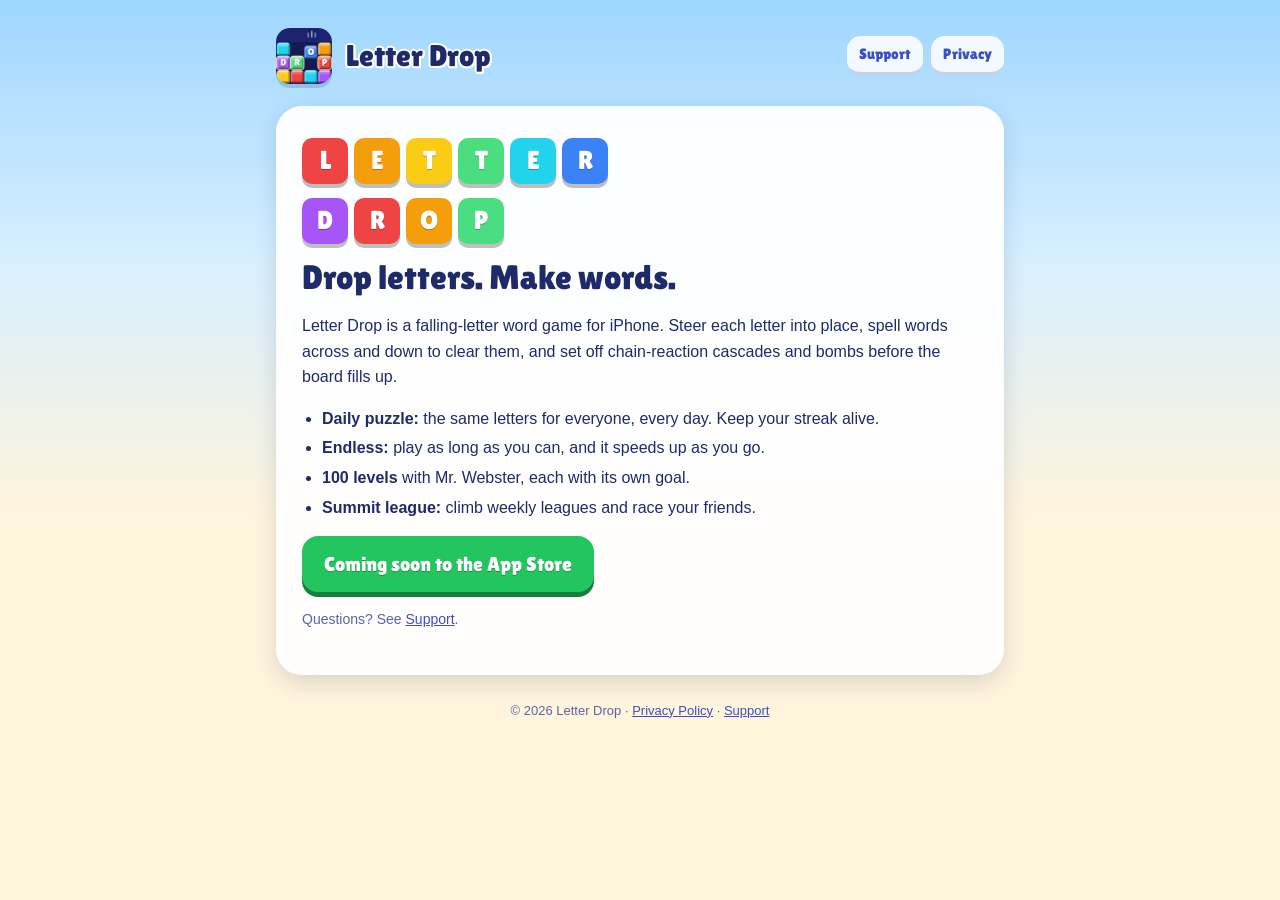
<file: index.html>
<!doctype html>
<html lang="en">
<head>
<meta charset="utf-8">
<meta name="viewport" content="width=device-width, initial-scale=1">
<title>Letter Drop</title>
<meta name="description" content="Letter Drop is a falling-letter word game. Drop letters, spell words across and down, and chain cascades.">
<link rel="icon" href="icon.png">
<link rel="stylesheet" href="style.css">
</head>
<body>
<div class="wrap">
  <header>
    <a href="./"><img src="icon.png" alt=""><span class="brand">Letter Drop</span></a>
    <nav><a href="support.html">Support</a><a href="privacy.html">Privacy</a></nav>
  </header>
  <main class="sheet">
    <div class="tiles" aria-hidden="true">
      <span style="background:#ef4444">L</span><span style="background:#f59e0b">E</span><span style="background:#facc15">T</span><span style="background:#4ade80">T</span><span style="background:#22d3ee">E</span><span style="background:#3b82f6">R</span>
    </div>
    <div class="tiles drop" aria-hidden="true">
      <span style="background:#a855f7">D</span><span style="background:#ef4444">R</span><span style="background:#f59e0b">O</span><span style="background:#4ade80">P</span>
    </div>
    <h1>Drop letters. Make words.</h1>
    <p>Letter Drop is a falling-letter word game for iPhone. Steer each letter into place, spell words across and down to clear them, and set off chain-reaction cascades and bombs before the board fills up.</p>
    <ul>
      <li><b>Daily puzzle:</b> the same letters for everyone, every day. Keep your streak alive.</li>
      <li><b>Endless:</b> play as long as you can, and it speeds up as you go.</li>
      <li><b>100 levels</b> with Mr. Webster, each with its own goal.</li>
      <li><b>Summit league:</b> climb weekly leagues and race your friends.</li>
    </ul>
    <p><span class="btn" aria-disabled="true">Coming soon to the App Store</span></p>
    <p class="muted">Questions? See <a href="support.html">Support</a>.</p>
  </main>
  <footer>© 2026 Letter Drop · <a href="privacy.html">Privacy Policy</a> · <a href="support.html">Support</a></footer>
</div>
</body>
</html>
</file>
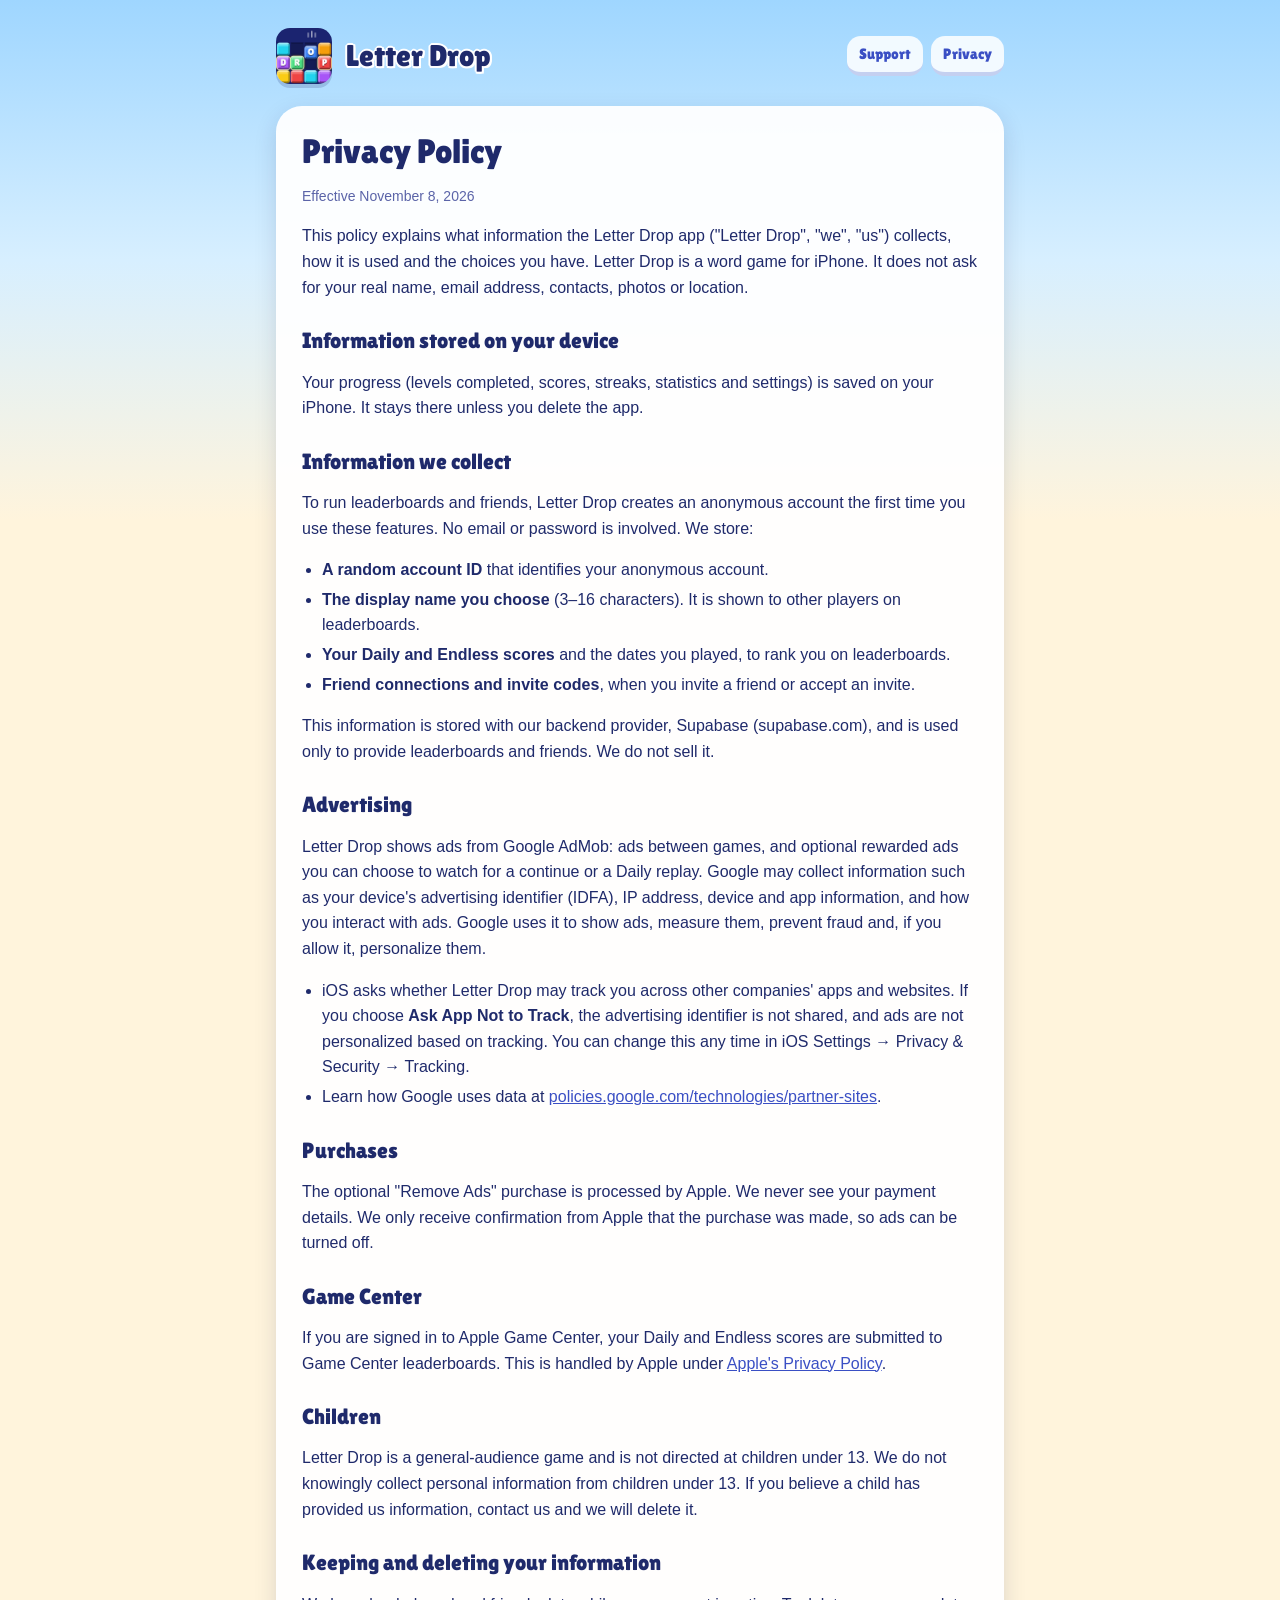
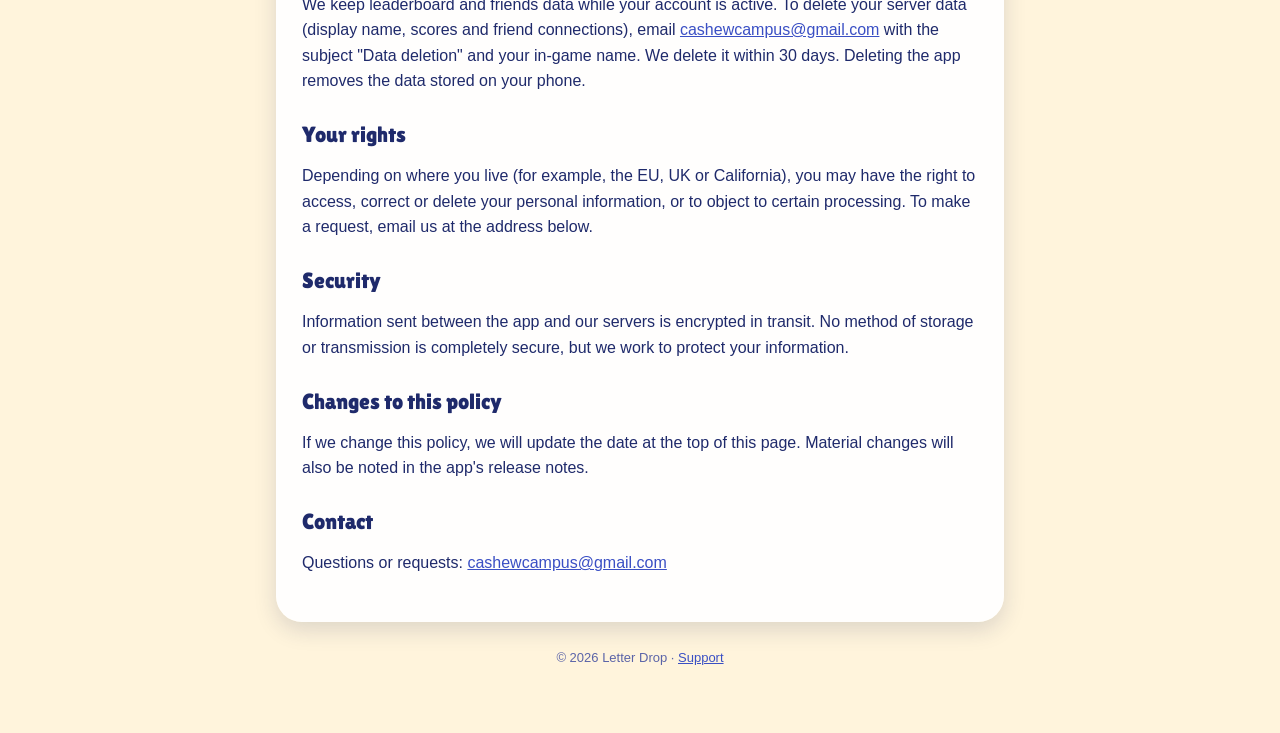
<file: privacy.html>
<!doctype html>
<html lang="en">
<head>
<meta charset="utf-8">
<meta name="viewport" content="width=device-width, initial-scale=1">
<title>Letter Drop Privacy Policy</title>
<link rel="icon" href="icon.png">
<link rel="stylesheet" href="style.css">
</head>
<body>
<div class="wrap">
  <header>
    <a href="./"><img src="icon.png" alt=""><span class="brand">Letter Drop</span></a>
    <nav><a href="support.html">Support</a><a href="privacy.html">Privacy</a></nav>
  </header>
  <main class="sheet">
    <h1>Privacy Policy</h1>
    <p class="muted">Effective November 8, 2026</p>
    <p>This policy explains what information the Letter Drop app ("Letter Drop", "we", "us") collects, how it is used and the choices you have. Letter Drop is a word game for iPhone. It does not ask for your real name, email address, contacts, photos or location.</p>

    <h2>Information stored on your device</h2>
    <p>Your progress (levels completed, scores, streaks, statistics and settings) is saved on your iPhone. It stays there unless you delete the app.</p>

    <h2>Information we collect</h2>
    <p>To run leaderboards and friends, Letter Drop creates an anonymous account the first time you use these features. No email or password is involved. We store:</p>
    <ul>
      <li><b>A random account ID</b> that identifies your anonymous account.</li>
      <li><b>The display name you choose</b> (3–16 characters). It is shown to other players on leaderboards.</li>
      <li><b>Your Daily and Endless scores</b> and the dates you played, to rank you on leaderboards.</li>
      <li><b>Friend connections and invite codes</b>, when you invite a friend or accept an invite.</li>
    </ul>
    <p>This information is stored with our backend provider, Supabase (supabase.com), and is used only to provide leaderboards and friends. We do not sell it.</p>

    <h2>Advertising</h2>
    <p>Letter Drop shows ads from Google AdMob: ads between games, and optional rewarded ads you can choose to watch for a continue or a Daily replay. Google may collect information such as your device's advertising identifier (IDFA), IP address, device and app information, and how you interact with ads. Google uses it to show ads, measure them, prevent fraud and, if you allow it, personalize them.</p>
    <ul>
      <li>iOS asks whether Letter Drop may track you across other companies' apps and websites. If you choose <b>Ask App Not to Track</b>, the advertising identifier is not shared, and ads are not personalized based on tracking. You can change this any time in iOS Settings → Privacy &amp; Security → Tracking.</li>
      <li>Learn how Google uses data at <a href="https://policies.google.com/technologies/partner-sites">policies.google.com/technologies/partner-sites</a>.</li>
    </ul>

    <h2>Purchases</h2>
    <p>The optional "Remove Ads" purchase is processed by Apple. We never see your payment details. We only receive confirmation from Apple that the purchase was made, so ads can be turned off.</p>

    <h2>Game Center</h2>
    <p>If you are signed in to Apple Game Center, your Daily and Endless scores are submitted to Game Center leaderboards. This is handled by Apple under <a href="https://www.apple.com/legal/privacy/">Apple's Privacy Policy</a>.</p>

    <h2>Children</h2>
    <p>Letter Drop is a general-audience game and is not directed at children under 13. We do not knowingly collect personal information from children under 13. If you believe a child has provided us information, contact us and we will delete it.</p>

    <h2>Keeping and deleting your information</h2>
    <p>We keep leaderboard and friends data while your account is active. To delete your server data (display name, scores and friend connections), email <a href="mailto:cashewcampus@gmail.com?subject=Letter%20Drop%20data%20deletion">cashewcampus@gmail.com</a> with the subject "Data deletion" and your in-game name. We delete it within 30 days. Deleting the app removes the data stored on your phone.</p>

    <h2>Your rights</h2>
    <p>Depending on where you live (for example, the EU, UK or California), you may have the right to access, correct or delete your personal information, or to object to certain processing. To make a request, email us at the address below.</p>

    <h2>Security</h2>
    <p>Information sent between the app and our servers is encrypted in transit. No method of storage or transmission is completely secure, but we work to protect your information.</p>

    <h2>Changes to this policy</h2>
    <p>If we change this policy, we will update the date at the top of this page. Material changes will also be noted in the app's release notes.</p>

    <h2>Contact</h2>
    <p>Questions or requests: <a href="mailto:cashewcampus@gmail.com">cashewcampus@gmail.com</a></p>
  </main>
  <footer>© 2026 Letter Drop · <a href="support.html">Support</a></footer>
</div>
</body>
</html>
</file>
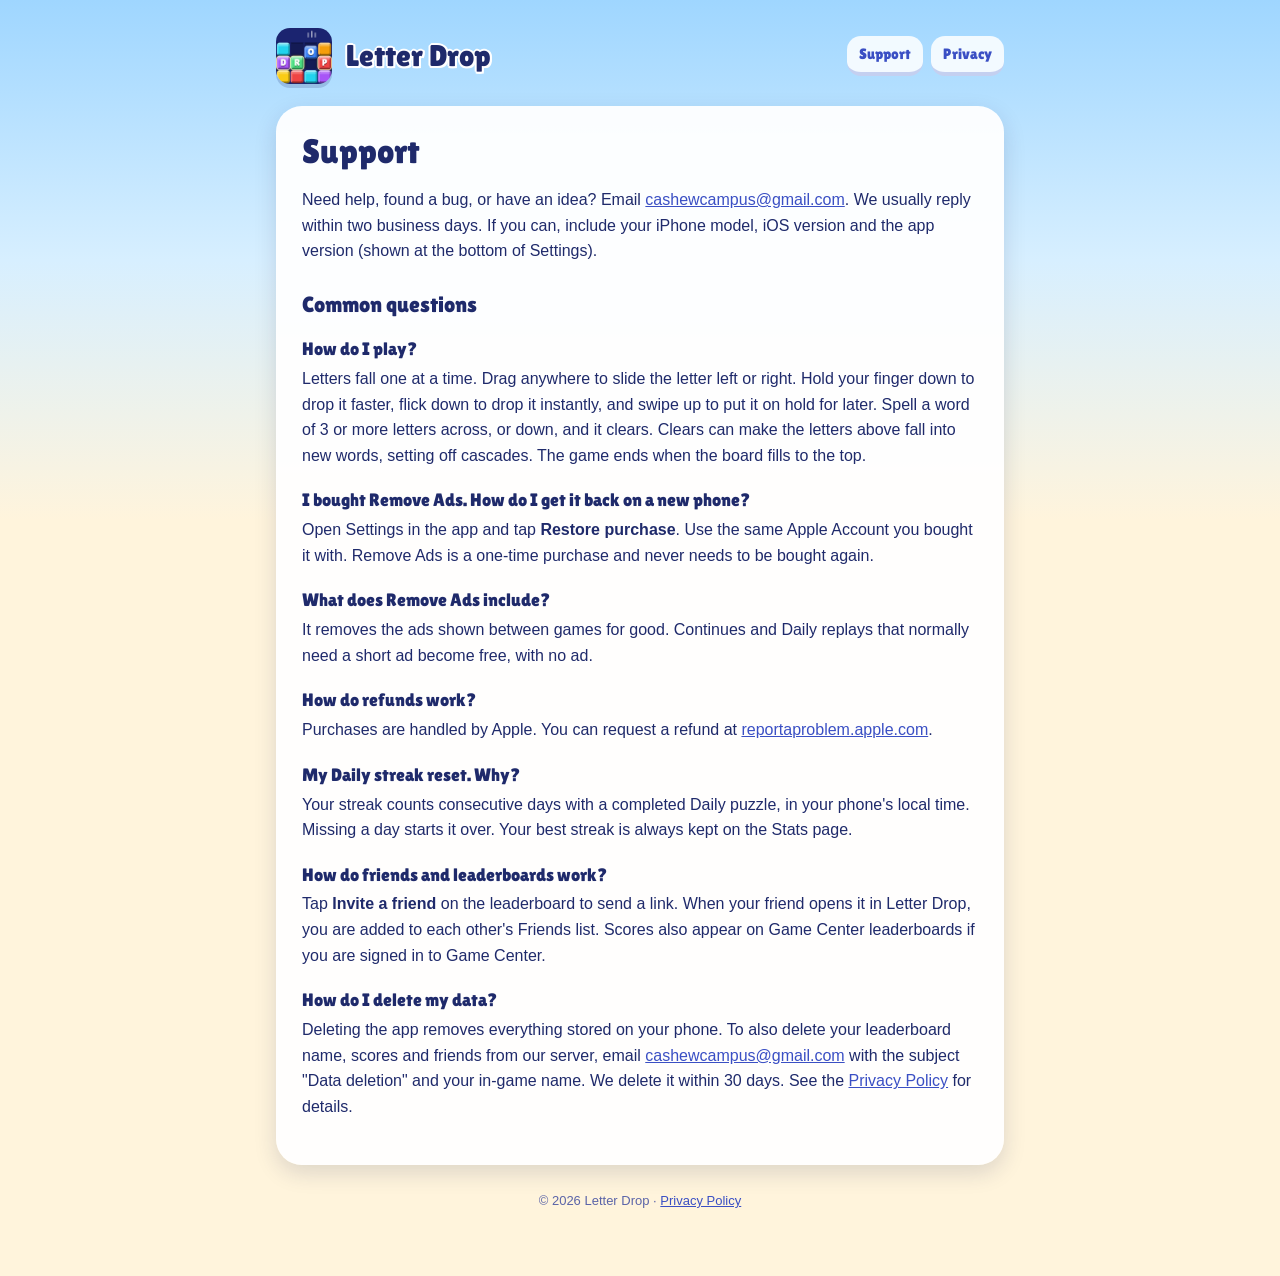
<file: support.html>
<!doctype html>
<html lang="en">
<head>
<meta charset="utf-8">
<meta name="viewport" content="width=device-width, initial-scale=1">
<title>Letter Drop Support</title>
<link rel="icon" href="icon.png">
<link rel="stylesheet" href="style.css">
</head>
<body>
<div class="wrap">
  <header>
    <a href="./"><img src="icon.png" alt=""><span class="brand">Letter Drop</span></a>
    <nav><a href="support.html">Support</a><a href="privacy.html">Privacy</a></nav>
  </header>
  <main class="sheet">
    <h1>Support</h1>
    <p>Need help, found a bug, or have an idea? Email <a href="mailto:cashewcampus@gmail.com?subject=Letter%20Drop%20support">cashewcampus@gmail.com</a>. We usually reply within two business days. If you can, include your iPhone model, iOS version and the app version (shown at the bottom of Settings).</p>

    <h2>Common questions</h2>
    <dl>
      <dt>How do I play?</dt>
      <dd>Letters fall one at a time. Drag anywhere to slide the letter left or right. Hold your finger down to drop it faster, flick down to drop it instantly, and swipe up to put it on hold for later. Spell a word of 3 or more letters across, or down, and it clears. Clears can make the letters above fall into new words, setting off cascades. The game ends when the board fills to the top.</dd>

      <dt>I bought Remove Ads. How do I get it back on a new phone?</dt>
      <dd>Open Settings in the app and tap <b>Restore purchase</b>. Use the same Apple Account you bought it with. Remove Ads is a one-time purchase and never needs to be bought again.</dd>

      <dt>What does Remove Ads include?</dt>
      <dd>It removes the ads shown between games for good. Continues and Daily replays that normally need a short ad become free, with no ad.</dd>

      <dt>How do refunds work?</dt>
      <dd>Purchases are handled by Apple. You can request a refund at <a href="https://reportaproblem.apple.com">reportaproblem.apple.com</a>.</dd>

      <dt>My Daily streak reset. Why?</dt>
      <dd>Your streak counts consecutive days with a completed Daily puzzle, in your phone's local time. Missing a day starts it over. Your best streak is always kept on the Stats page.</dd>

      <dt>How do friends and leaderboards work?</dt>
      <dd>Tap <b>Invite a friend</b> on the leaderboard to send a link. When your friend opens it in Letter Drop, you are added to each other's Friends list. Scores also appear on Game Center leaderboards if you are signed in to Game Center.</dd>

      <dt>How do I delete my data?</dt>
      <dd>Deleting the app removes everything stored on your phone. To also delete your leaderboard name, scores and friends from our server, email <a href="mailto:cashewcampus@gmail.com?subject=Letter%20Drop%20data%20deletion">cashewcampus@gmail.com</a> with the subject "Data deletion" and your in-game name. We delete it within 30 days. See the <a href="privacy.html">Privacy Policy</a> for details.</dd>
    </dl>
  </main>
  <footer>© 2026 Letter Drop · <a href="privacy.html">Privacy Policy</a></footer>
</div>
</body>
</html>
</file>
<file: style.css>
@font-face { font-family: 'Lilita One'; src: url(lilita-one.ttf) format('truetype'); font-display: swap; }
:root { --navy: #1f2a6b; --dim: #5b64a8; --gold: #f5b301; --sheet: rgba(255,255,255,.95); }
* { box-sizing: border-box; }
html { background: #9fd6ff; }
body {
  margin: 0; min-height: 100vh; color: var(--navy);
  font: 16px/1.6 -apple-system, BlinkMacSystemFont, 'Segoe UI', Roboto, Helvetica, Arial, sans-serif;
  background: linear-gradient(#9fd6ff 0, #d7efff 260px, #fff4dc 520px, #fff4dc 100%);
}
.wrap { max-width: 760px; margin: 0 auto; padding: 28px 16px 64px; }
header { display: flex; align-items: center; gap: 14px; margin-bottom: 22px; }
header img { width: 56px; height: 56px; border-radius: 14px; box-shadow: 0 4px 0 rgba(31,42,107,.18); }
header a { text-decoration: none; color: inherit; display: flex; align-items: center; gap: 14px; }
.brand { font-family: 'Lilita One', sans-serif; font-size: 30px; line-height: 1;
  text-shadow: -2px 0 #fff, 2px 0 #fff, 0 -2px #fff, 0 2px #fff, -1.5px -1.5px #fff, 1.5px 1.5px #fff, -1.5px 1.5px #fff, 1.5px -1.5px #fff; }
nav { margin-left: auto; display: flex; gap: 8px; flex-wrap: wrap; }
nav a { font-family: 'Lilita One', sans-serif; color: #3a4fc4; text-decoration: none; background: rgba(255,255,255,.85);
  border-bottom: 4px solid rgba(58,79,196,.25); border-radius: 14px; padding: 6px 12px; font-size: 15px; }
.sheet { background: var(--sheet); border-radius: 26px; padding: 26px 26px 30px; box-shadow: 0 8px 22px rgba(30,40,90,.15); }
h1, h2 { font-family: 'Lilita One', sans-serif; font-weight: 400; line-height: 1.15; }
h1 { font-size: 34px; margin: 0 0 6px; }
h2 { font-size: 22px; margin: 28px 0 6px; }
.muted { color: var(--dim); font-size: 14px; }
a { color: #3a4fc4; }
ul { padding-left: 20px; }
li { margin: 4px 0; }
.btn { display: inline-block; font-family: 'Lilita One', sans-serif; color: #fff; text-decoration: none; background: #22c55e;
  border-radius: 16px; padding: 12px 22px; font-size: 20px; box-shadow: 0 5px 0 #15803d; text-shadow: 0 1px 0 rgba(0,0,0,.25); }
.tiles { display: flex; gap: 6px; flex-wrap: wrap; margin: 6px 0 14px; }
.tiles span { font-family: 'Lilita One', sans-serif; color: #fff; width: 46px; height: 46px; border-radius: 10px; display: grid; place-items: center;
  font-size: 26px; box-shadow: 0 4px 0 rgba(0,0,0,.25); text-shadow: 0 1px 0 rgba(0,0,0,.25); }
.tiles .drop span { width: 58px; height: 58px; font-size: 32px; }
dl dt { font-family: 'Lilita One', sans-serif; font-size: 18px; margin-top: 18px; }
dl dd { margin: 2px 0 0; }
footer { text-align: center; margin-top: 26px; font-size: 13px; color: var(--dim); }
@media (max-width: 520px) { .sheet { padding: 20px 16px 24px; } h1 { font-size: 28px; } nav { margin-left: 0; } header { flex-wrap: wrap; } }
</file>
